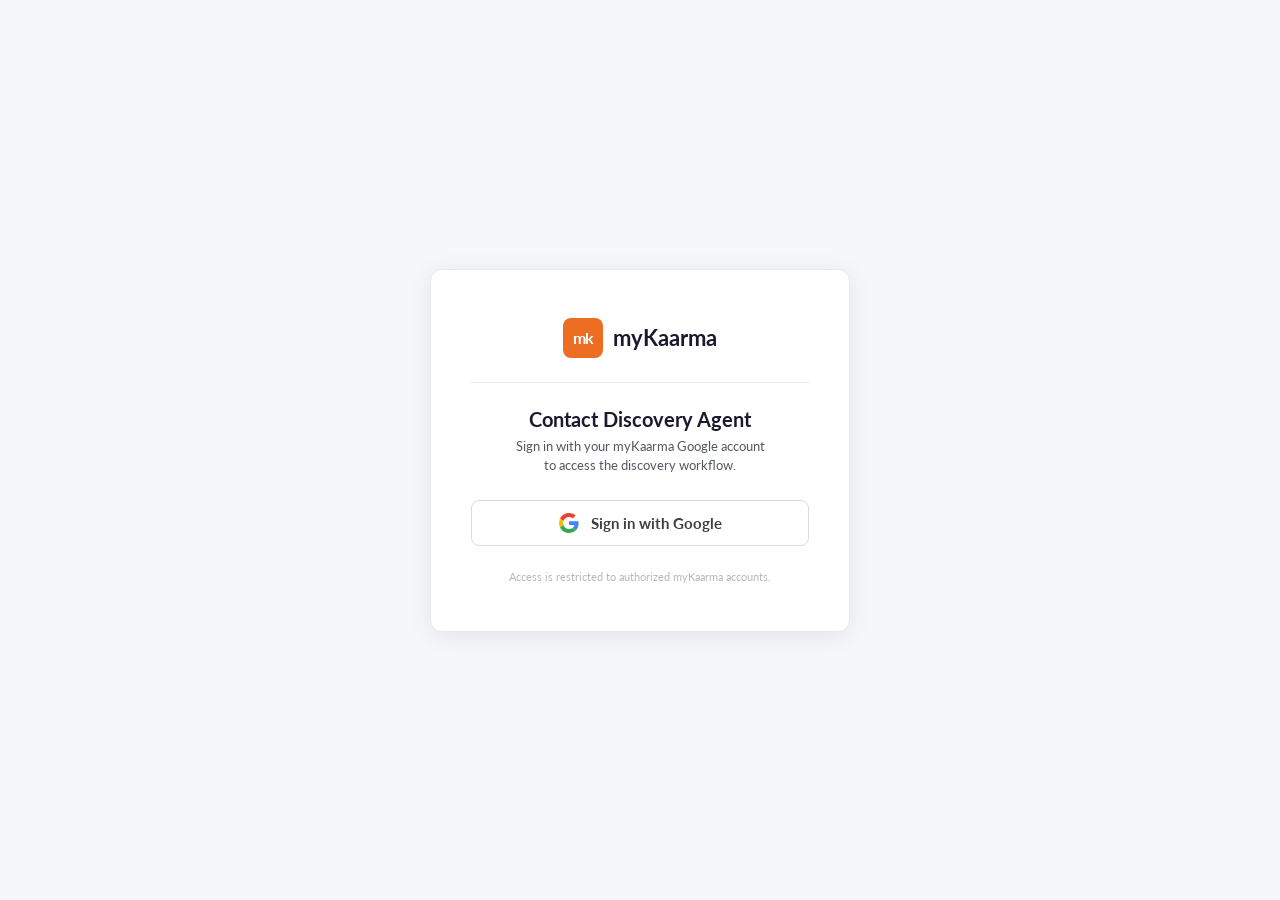
<file: static/login.html>
<!DOCTYPE html>
<html lang="en">
<head>
  <meta charset="UTF-8">
  <meta name="viewport" content="width=device-width, initial-scale=1.0">
  <title>Sign In | myKaarma Discovery Agent</title>
  <link rel="preconnect" href="https://fonts.googleapis.com">
  <link href="https://fonts.googleapis.com/css2?family=Lato:wght@400;700&display=swap" rel="stylesheet">
  <style>
    *, *::before, *::after { box-sizing: border-box; margin: 0; padding: 0; }

    body {
      font-family: 'Lato', sans-serif;
      background: #F5F7FA;
      display: flex;
      align-items: center;
      justify-content: center;
      min-height: 100vh;
    }

    .card {
      background: #fff;
      border: 1px solid #E9EAEB;
      border-radius: 12px;
      box-shadow: 0 4px 24px rgba(10,13,18,0.08);
      padding: 48px 40px;
      width: 100%;
      max-width: 420px;
      display: flex;
      flex-direction: column;
      align-items: center;
      gap: 24px;
    }

    .logo-row {
      display: flex;
      align-items: center;
      gap: 10px;
    }
    .logo-mark {
      width: 40px;
      height: 40px;
      background: #ED6D22;
      color: #fff;
      font-size: 16px;
      font-weight: 700;
      border-radius: 8px;
      display: flex;
      align-items: center;
      justify-content: center;
      letter-spacing: -0.5px;
    }
    .brand-name {
      font-size: 22px;
      font-weight: 700;
      color: #1A1A2E;
    }

    .divider {
      width: 100%;
      height: 1px;
      background: #E9EAEB;
    }

    .heading {
      text-align: center;
    }
    .heading h1 {
      font-size: 20px;
      font-weight: 700;
      color: #1A1A2E;
      margin-bottom: 6px;
    }
    .heading p {
      font-size: 13px;
      color: #535862;
      line-height: 1.5;
    }

    .google-btn {
      display: flex;
      align-items: center;
      justify-content: center;
      gap: 12px;
      width: 100%;
      padding: 12px 20px;
      background: #fff;
      border: 1.5px solid #DADCE0;
      border-radius: 8px;
      font-size: 15px;
      font-weight: 700;
      color: #3C4043;
      text-decoration: none;
      cursor: pointer;
      transition: box-shadow 0.15s, border-color 0.15s;
    }
    .google-btn:hover {
      border-color: #0377B3;
      box-shadow: 0 2px 8px rgba(3,119,179,0.12);
    }
    .google-btn svg {
      flex-shrink: 0;
    }

    .error-box {
      width: 100%;
      background: #FFF1F0;
      border: 1px solid #B42318;
      border-radius: 6px;
      padding: 12px 16px;
      font-size: 13px;
      color: #B42318;
      display: none;
    }
    .error-box.visible { display: block; }

    .footer-note {
      font-size: 11px;
      color: #B8B8B8;
      text-align: center;
    }
  </style>
</head>
<body>
  <div class="card">
    <div class="logo-row">
      <div class="logo-mark">mk</div>
      <span class="brand-name">myKaarma</span>
    </div>

    <div class="divider"></div>

    <div class="heading">
      <h1>Contact Discovery Agent</h1>
      <p>Sign in with your myKaarma Google account<br>to access the discovery workflow.</p>
    </div>

    <div class="error-box" id="errorBox"></div>

    <a href="/auth/google" class="google-btn">
      <svg width="20" height="20" viewBox="0 0 48 48">
        <path fill="#EA4335" d="M24 9.5c3.54 0 6.71 1.22 9.21 3.6l6.85-6.85C35.9 2.38 30.47 0 24 0 14.62 0 6.51 5.38 2.56 13.22l7.98 6.19C12.43 13.72 17.74 9.5 24 9.5z"/>
        <path fill="#4285F4" d="M46.98 24.55c0-1.57-.15-3.09-.38-4.55H24v9.02h12.94c-.58 2.96-2.26 5.48-4.78 7.18l7.73 6c4.51-4.18 7.09-10.36 7.09-17.65z"/>
        <path fill="#FBBC05" d="M10.53 28.59c-.48-1.45-.76-2.99-.76-4.59s.27-3.14.76-4.59l-7.98-6.19C.92 16.46 0 20.12 0 24c0 3.88.92 7.54 2.56 10.78l7.97-6.19z"/>
        <path fill="#34A853" d="M24 48c6.48 0 11.93-2.13 15.89-5.81l-7.73-6c-2.18 1.48-4.97 2.31-8.16 2.31-6.26 0-11.57-4.22-13.47-9.91l-7.98 6.19C6.51 42.62 14.62 48 24 48z"/>
      </svg>
      Sign in with Google
    </a>

    <p class="footer-note">Access is restricted to authorized myKaarma accounts.</p>
  </div>

  <script>
    const params = new URLSearchParams(window.location.search);
    const err = params.get('error');
    if (err) {
      const box = document.getElementById('errorBox');
      box.textContent = decodeURIComponent(err);
      box.classList.add('visible');
    }
  </script>
</body>
</html>
</file>
